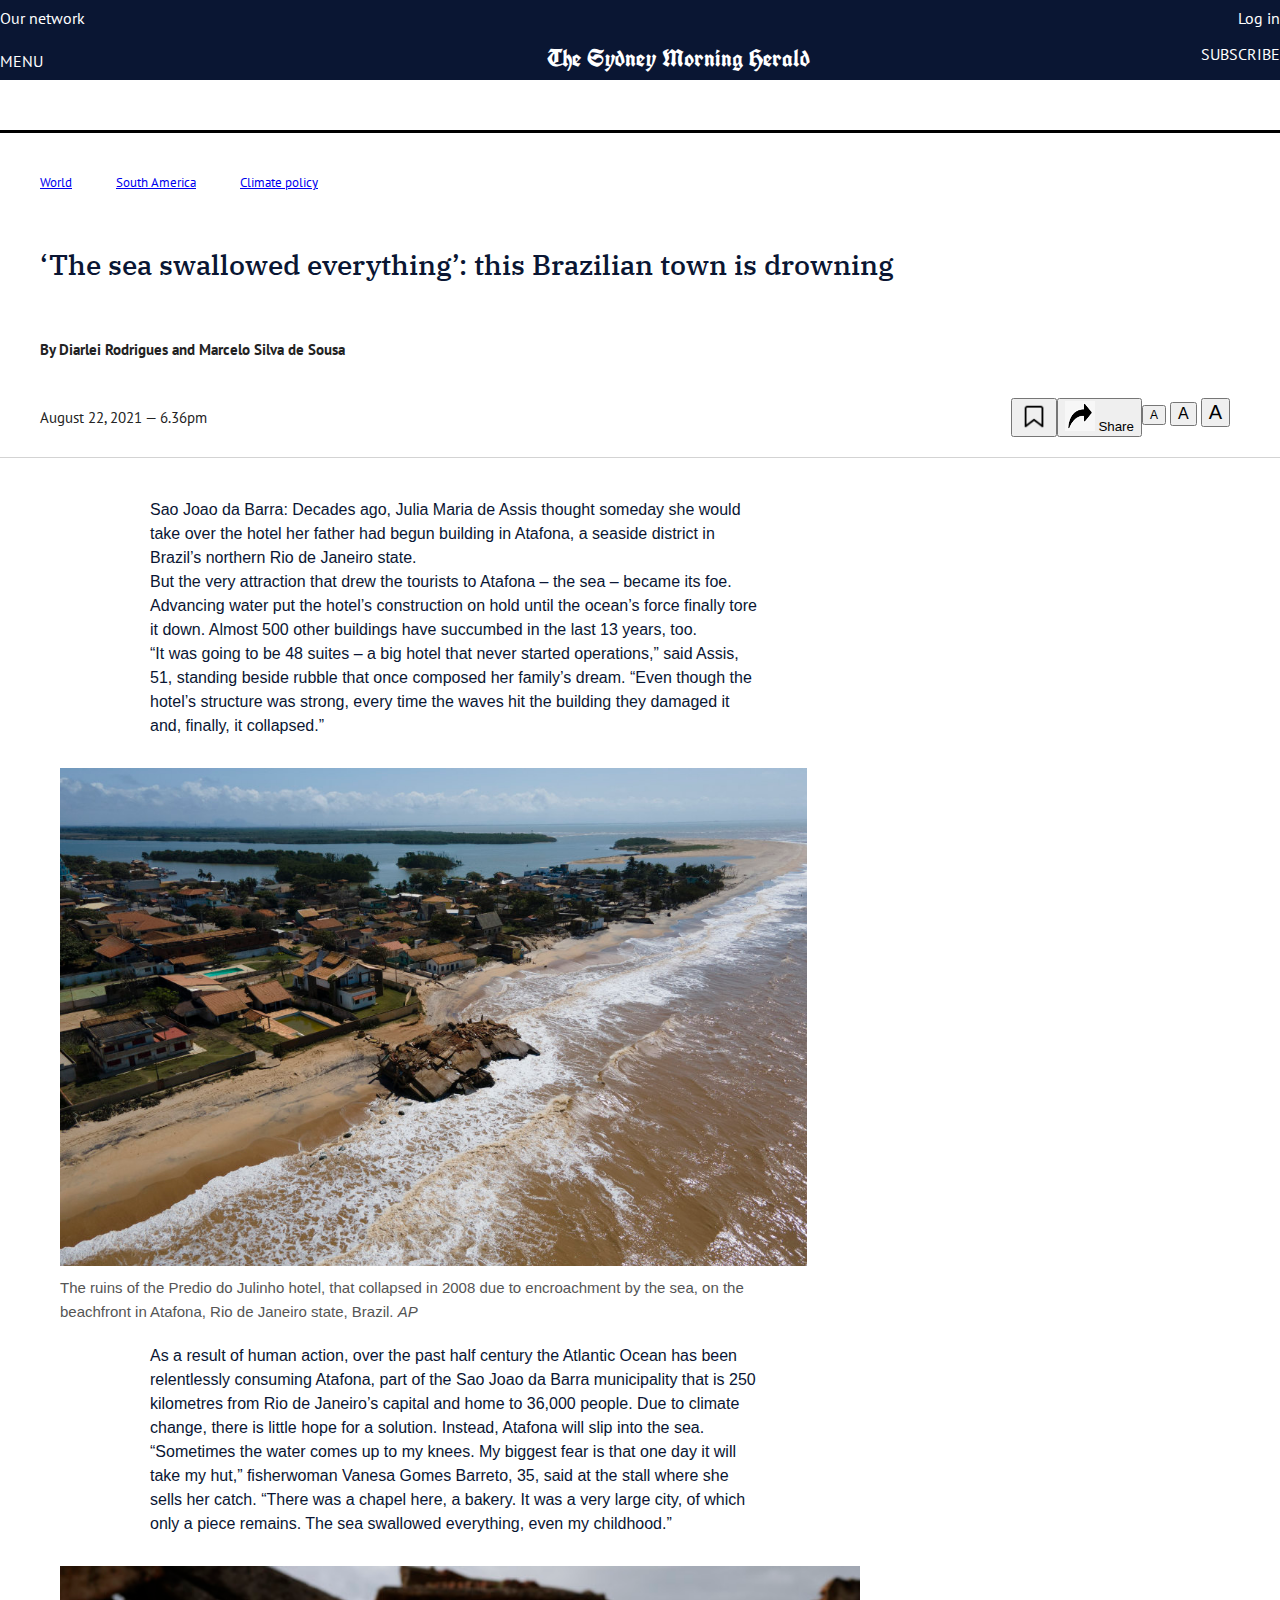
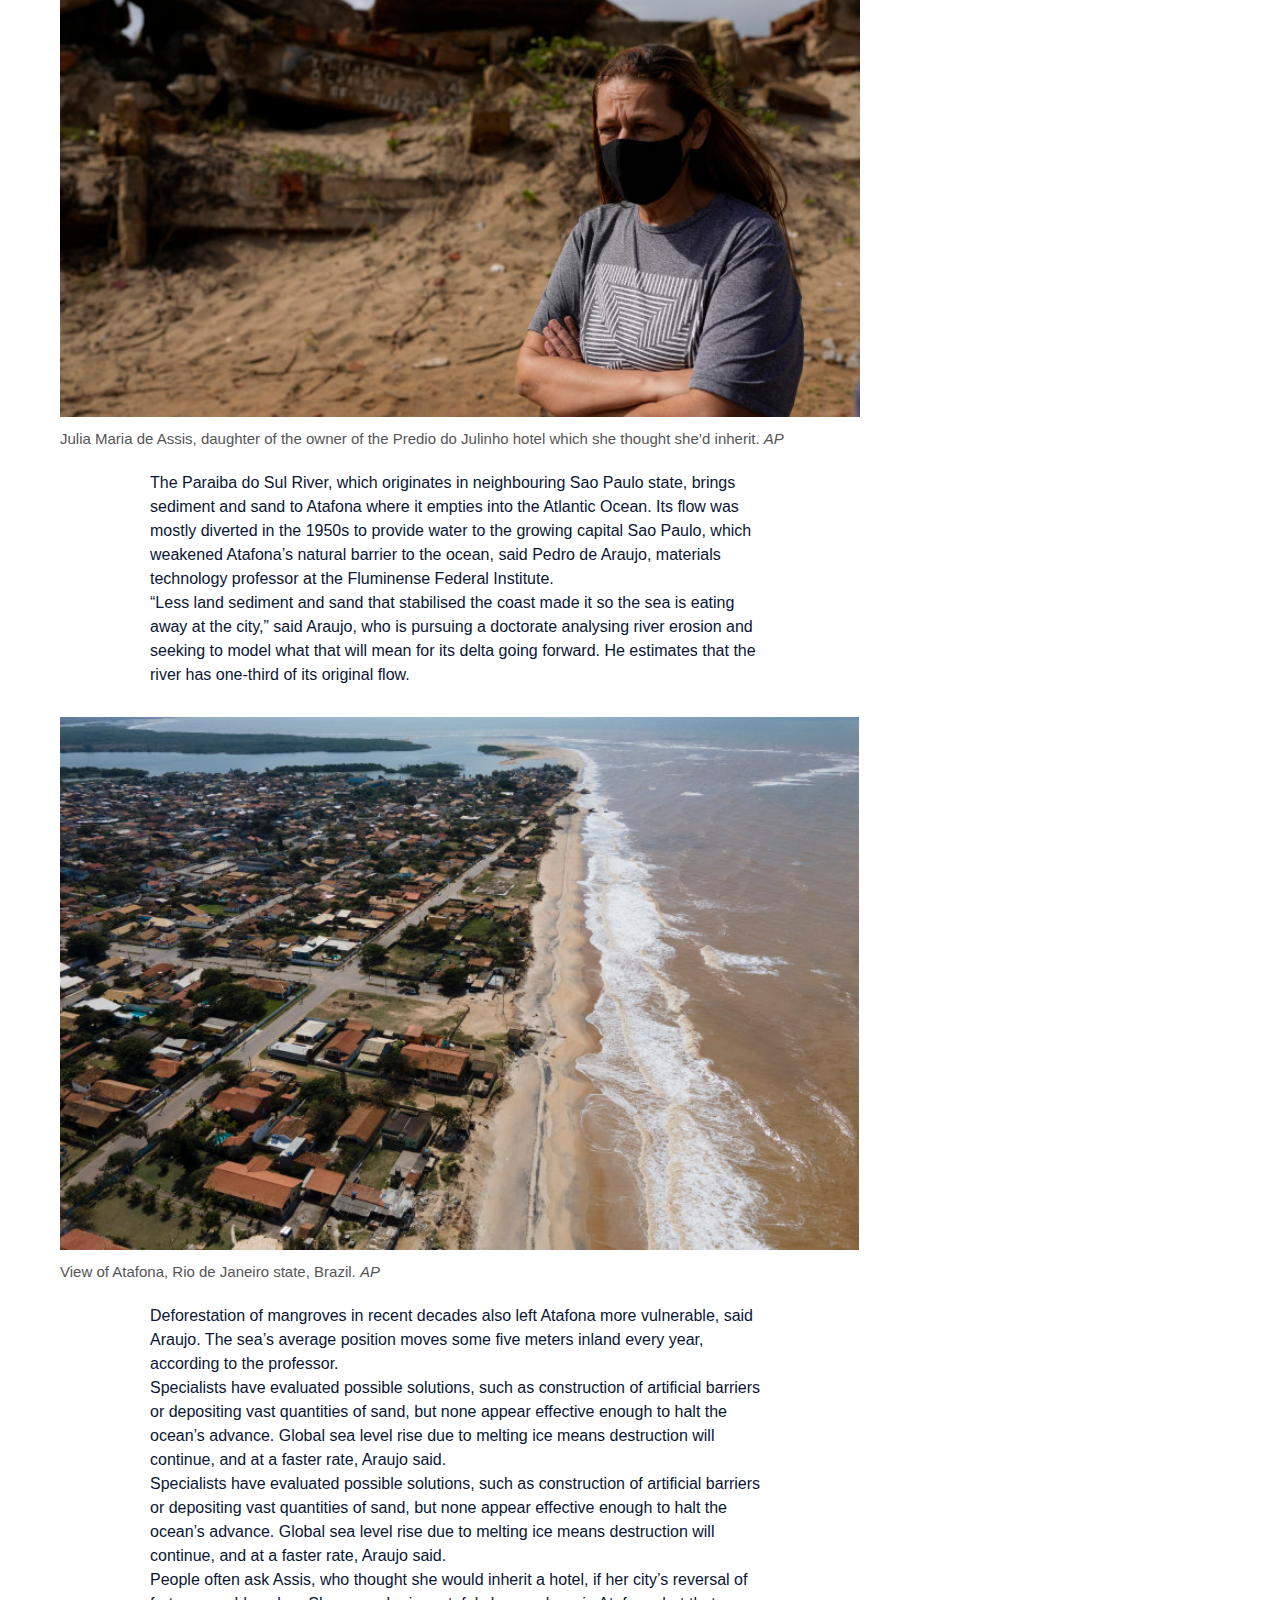
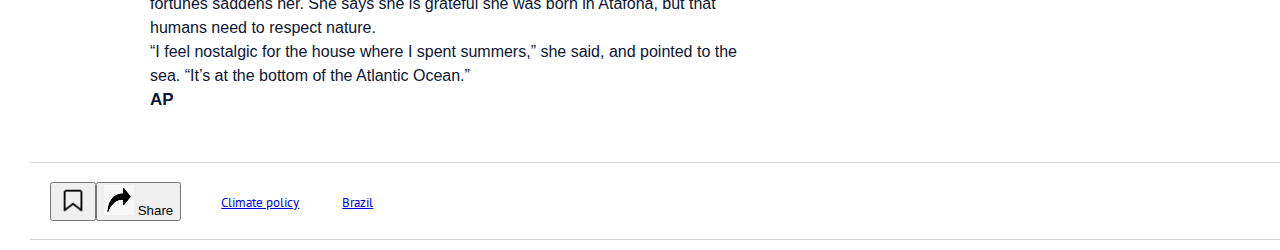
<file: Week2/index2.html>
<!DOCTYPE html>
<html lang="en">
    <head>
        <meta charset="UTF-8">
        <meta http-equiv="X-UA-Compatible" content="IE=edge">
        <meta name="viewport" content="width=device-width, initial-scale=1.0">
        <link rel="stylesheet" href="css/reset.css">
        <link rel="stylesheet" href="css/styles.css">
        <title>‘The sea swallowed everything’: this Brazilian town is drowning</title>
    </head>
    <body>
        <header>
            <div>
                <nav>
                    <div>
                        <ul class=navBar>
                            <li class="navLink">
                                <a href="#">Our network</a>
                            </li>
                            <li class="navLink right">
                                <a href="https://www.smh.com.au/login">Log in</a>
                            </li>
                        </ul>
                    </div>
                    <div>
                        <ul class="navBar">
                            <li class="navLink UC">
                                <a href="#">Menu</a>
                            </li>
                            <li id="logo" class="navLink">
                                The Sydney Morning Herald
                            </li>
                            <li class="navLink right UC">
                                <a href="#">Subscribe</a>
                            </li>
                        </ul>
                    </div>
                </nav>
            </div>
        </header>
        <article>
            <header class="artHeader">
                <ul class="ul2">
                    <li><a href="https://www.smh.com.au/world">World</a></li>
                    <li><a href="https://www.smh.com.au/world/south-america">South America</a></li>
                    <li><a href="https://www.smh.com.au/topic/climate-policy-1mpo">Climate policy</a></li>
                </ul>
                <h1 id="mainTitle">‘The sea swallowed everything’: this Brazilian town is drowning</h1>
            </header>
            <section>
                <h2 class="subtitle">
                    By 
                    <span>
                        <span>Diarlei Rodrigues</span>
                        and 
                        <span>Marcelo Silva de Sousa</span>
                    </span>
                </h2>
                <div class="belowTitle">
                    <time class="date" datetime="2021-08-22T18:36:53+10:00">August 22, 2021 — 6.36pm</time>
                    <div class="buttons">
                        <button class="saveBtn" title="Log in, register or subscribe to save articles for later."><img src='assets/saveIcon.png'
                            width="30" height="30">
                        </button>
                        <button class="shareButton" title="Share"> <img src='assets/shareIcon.png'width="30" height="30"> 
                            <span>Share</span>
                        </button>
                        <div class="fontSizes">
                            <button class="fSNormal">A</button>
                            <button class="fSLarge">A</button>
                            <button class="FSExtraL">A</button>
                        </div>
                    </div>
                </div>
            </section>
            <section id="article">
                <aside class="aside"></aside>
                <div class="container">
                    <p>
                        <strong>Sao Joao da Barra: </strong>Decades ago, Julia Maria de Assis thought someday she would take over the hotel her 
                        father had begun building in Atafona, a seaside district in Brazil’s northern Rio de Janeiro state.
                    </p>
                    <p>
                        But the very attraction that drew the tourists to Atafona – the sea – became its foe. Advancing water put the hotel’s 
                        construction on hold until the ocean’s force finally tore it down. Almost 500 other buildings have succumbed in the 
                        last 13 years, too.
                    </p>
                    <p>
                        “It was going to be 48 suites – a big hotel that never started operations,” said Assis, 51, standing beside rubble that
                        once composed her family’s dream. “Even though the hotel’s structure was strong, every time the waves hit the building 
                        they damaged it and, finally, it collapsed.”
                    </p>
                    <div>
                        <img id= "img1" class="images" src="assets/img1.jfif" alt="Hotel Predio do Julinho's ruins">
                    </div>
                    <figcaption>
                        <span>
                            The ruins of the Predio do Julinho hotel, that collapsed in 2008 due to encroachment by the sea, 
                            on the beachfront in Atafona, Rio de Janeiro state, Brazil.
                        </span>
                        <cite>AP</cite>
                    </figcaption>
                    <p>
                        As a result of human action, over the past half century the Atlantic Ocean has been relentlessly consuming Atafona, 
                        part of the Sao Joao da Barra municipality that is 250 kilometres from Rio de Janeiro’s capital and home to 36,000 
                        people. Due to climate change, there is little hope for a solution. Instead, Atafona will slip into the sea.
                    </p>
                    <p>
                        “Sometimes the water comes up to my knees. My biggest fear is that one day it will take my hut,” fisherwoman Vanesa 
                        Gomes Barreto, 35, said at the stall where she sells her catch. “There was a chapel here, a bakery. It was a very large
                        city, of which only a piece remains. The sea swallowed everything, even my childhood.”
                    </p>
                    <img id= "img2" class="images" src="assets/img2.jfif" alt="Julia Maria de Assis, daughter of the owner of the Predio do Julinho hotel which she
                    thought she’d inherit.">
                    <figcaption>
                        <span>
                            Julia Maria de Assis, daughter of the owner of the Predio do Julinho hotel which she thought she’d inherit.
                        </span>
                        <cite>AP</cite>
                    </figcaption>
                    <p>
                        The Paraiba do Sul River, which originates in neighbouring Sao Paulo state, brings sediment and sand to Atafona where 
                        it empties into the Atlantic Ocean. Its flow was mostly diverted in the 1950s to provide water to the growing capital 
                        Sao Paulo, which weakened Atafona’s natural barrier to the ocean, said Pedro de Araujo, materials technology professor
                        at the Fluminense Federal Institute.
                    </p>
                    <p>
                        “Less land sediment and sand that stabilised the coast made it so the sea is eating away at the city,” said Araujo, 
                        who is pursuing a doctorate analysing river erosion and seeking to model what that will mean for its delta going forward.
                        He estimates that the river has one-third of its original flow.
                    </p>
                    <img id= "img3" class="images" src="assets/img3.jfif" alt="View of Atafona, Rio de Janeiro state, Brazil.">
                    <figcaption>
                        <span>
                            View of Atafona, Rio de Janeiro state, Brazil.
                        </span>
                        <cite>AP</cite>
                    </figcaption>
                    <p>
                        Deforestation of mangroves in recent decades also left Atafona more vulnerable, said Araujo. The sea’s 
                        average position moves some five meters inland every year, according to the professor.
                    </p>
                    <p>
                        Specialists have evaluated possible solutions, such as construction of artificial barriers or depositing 
                        vast quantities of sand, but none appear effective enough to halt the ocean’s advance. Global sea level rise
                        due to melting ice means destruction will continue, and at a faster rate, Araujo said.
                    </p>
                    <!---
                    div id="relatedArticle">
                        <figure><a href="/national/nsw/councils-left-begging-for-funding-to-protect-their-coasts-20210312-p57a2r.html">
                        <img src="assets/img4.jfif" alt="Related article" height="301" width="169">
                    </div-->
                    <p>
                        Specialists have evaluated possible solutions, such as construction of artificial barriers or depositing 
                        vast quantities of sand, but none appear effective enough to halt the ocean’s advance. Global sea level rise
                        due to melting ice means destruction will continue, and at a faster rate, Araujo said.
                    </p>
                    <p>
                        People often ask Assis, who thought she would inherit a hotel, if her city’s reversal of fortunes saddens her.
                        She says she is grateful she was born in Atafona, but that humans need to respect nature.
                    </p>
                    <p>
                        “I feel nostalgic for the house where I spent summers,” she said, and pointed to the sea. “It’s at the bottom of
                        the Atlantic Ocean.”
                    </p>
                    <p class="lastP">
                        <strong>AP</strong>
                    </p>
                </div>
            </section>
            <footer>
                <div class="buttons footer">
                    <button class="saveBtn" title="Log in, register or subscribe to save articles for later."><img src='assets/saveIcon.png'
                        width="30" height="30">
                    </button>
                    <button class="shareButton" title="Share"> <img src='assets/shareIcon.png'width="30" height="30"> 
                        <span>Share</span>
                    </button>
                    <ul class="ul2">
                        <li>
                            <a href="/topic/climate-policy-1mpo">Climate policy</a>
                        </li>
                        <li>
                            <a href="/topic/brazil-7f9">Brazil</a>
                        </li>
                    </ul>
                </div>
            </footer>
        </article>
    </body>
</html>
</file>
<file: Week2/css/styles.css>
@import url('https://fonts.googleapis.com/css2?family=IBM+Plex+Serif:wght@700&display=swap');
@import url('https://fonts.googleapis.com/css2?family=PT+Sans&display=swap');
@import url('https://fonts.googleapis.com/css2?family=IBM+Plex+Serif:wght@700&family=UnifrakturCook:wght@700&display=swap');

/*Element Selectors*/
body{
    width: 100%;
    margin: 0px;
    padding: 0px;
    font-family: 'PT Sans', 'Trebuchet MS', 'Arial Narrow', sans-serif;
    font-style: normal;
    font-weight: 100;
    color: #3f3f42;;
    text-align: left;
}
nav {
    background-color: #0a1633;
}
h1{
    margin-inline-start: 30px;
    margin-inline-end: 20px;
    padding-inline-start: 10px;
    margin: 30px 30px;
    padding: 10px 10px;
    font-family: 'IBM Plex Serif', serif;
    font-weight: 500;
    line-height: 1.14286;
    font-size: 1.75rem;
    text-align: justify;
    color: #0a1633;
}
h2{
    width: 70%;
    float: left;
    margin-inline-start: 0px;
    margin-inline-end: 20px;
    padding-inline-start: 10px;
    margin: 20px 30px;
    line-height: 1.14286;
    font-size: 15px;
    text-align: left;
    color: #232323;
}
p{
    width: 80%;
    color: #0a1633;
    margin-left: 100px;
}
figcaption{
    margin-left: 10px;
    margin-bottom: 20px;
    padding-left: 0px;
    font-size: 15px;
    color: #555;
}
/*IDs Selectors*/
#logo{
    font-family: 'IBM Plex Serif', serif;
    font-family: 'UnifrakturCook', cursive;
    font-size: 24px;
    font-weight:lighter;
    padding-left: 500px;
    color: white;
    float:center;
}
#article{
    display: block;
    width: 60%;
    background-color:white;
    margin: 20px 30px;
    padding: 20px 20px;
    font-family:"Roboto Slab - Semi-bold ",Helvetica,Arial,sans-serif;
    font-style:normal;
    font-weight: lighter;
    color: #3F3F42;
    line-height: 1.5rem;
}
#img1{
    width:747px;
    height:498px;
}
#img2{
    width:800px;
    height: 451px;
}
#img3{
    width:799px;
    height: 533px;
}
/*Classes Selectors*/
.artHeader {
    border-top: 3px solid black;
    margin-top: 50px;
    padding-top: 20px;
}
.date {
    display: flex;
    float: left;
    margin-top: 10px;
    margin-bottom: 10px;
    margin-left: 40px;
    line-height: 1.14286;
    font-size: 15px;
    text-align: justify;
    color: #232323;
}
.footer{
    display: inline;
    width: 100%;
    align-items: center;
    vertical-align: middle;
    border-top: solid 1px lightgray;
    border-bottom: solid 1px lightgray;
    background-color: transparent;
    size: 1.5em;
}
.belowTitle {
    display: flex;
    width: 100%;
    align-items: center;
    flex-direction: row;
    justify-content: space-between;
    border-bottom: solid 1px lightgray;
    background-color: transparent;
    size: 1.5em;
}
.navBar {
    margin: 0;
    padding: 0;
    padding-top: 10px;
    padding-bottom: 10px;
    overflow: hidden;
    font-family: 'PT Sans', 'Trebuchet MS', 'Arial Narrow', sans-serif;
    font-style: normal;
    list-style-type: none;
    text-decoration: none;
    color:white;
    background-color: #0a1633;
}
.navLink {
    display: inline;
}
.navLink a{
    font-family: 'PT Sans', 'Trebuchet MS', 'Arial Narrow', sans-serif;
    font-style: normal;
    list-style-type: none;
    text-decoration: none;
    color:white;
}
.right {
    display: inline;
    justify-content: space-between;
    font-family: 'PT Sans', 'Trebuchet MS', 'Arial Narrow', sans-serif;
    font-style: normal;
    list-style-type: none;
    text-decoration: none;
    color:white;
    float: right;
}
.UC {
    text-transform: uppercase;
}
.ul2{
    padding: 20px 20px;
    list-style-type: none;
}
.ul2 li{
    display: inline;
    margin: 20px 10px;
    padding: 20px 10px;
    font-size: small;
}
.images{
    display: block;
    box-sizing: inherit;
    margin-top: 30px;
    margin-left: 10px;
    margin-bottom: 10px;
}
.lastP {
    font-size: 17px;
    font-weight: 700;
}
.buttons {
    display: inline-flex;
    margin: 10px 30px;
    padding: 10px 20px;
    background-color: transparent;
    size: 1.5em;
}
.fontSizes{
    display: inline;
    float: right;
}
.fSNormal{
    font-size: 12px;
}
.fSLarge{
    font-size: 16px;
}
.FSExtraL{
    font-size: 20px;
}
</file>
